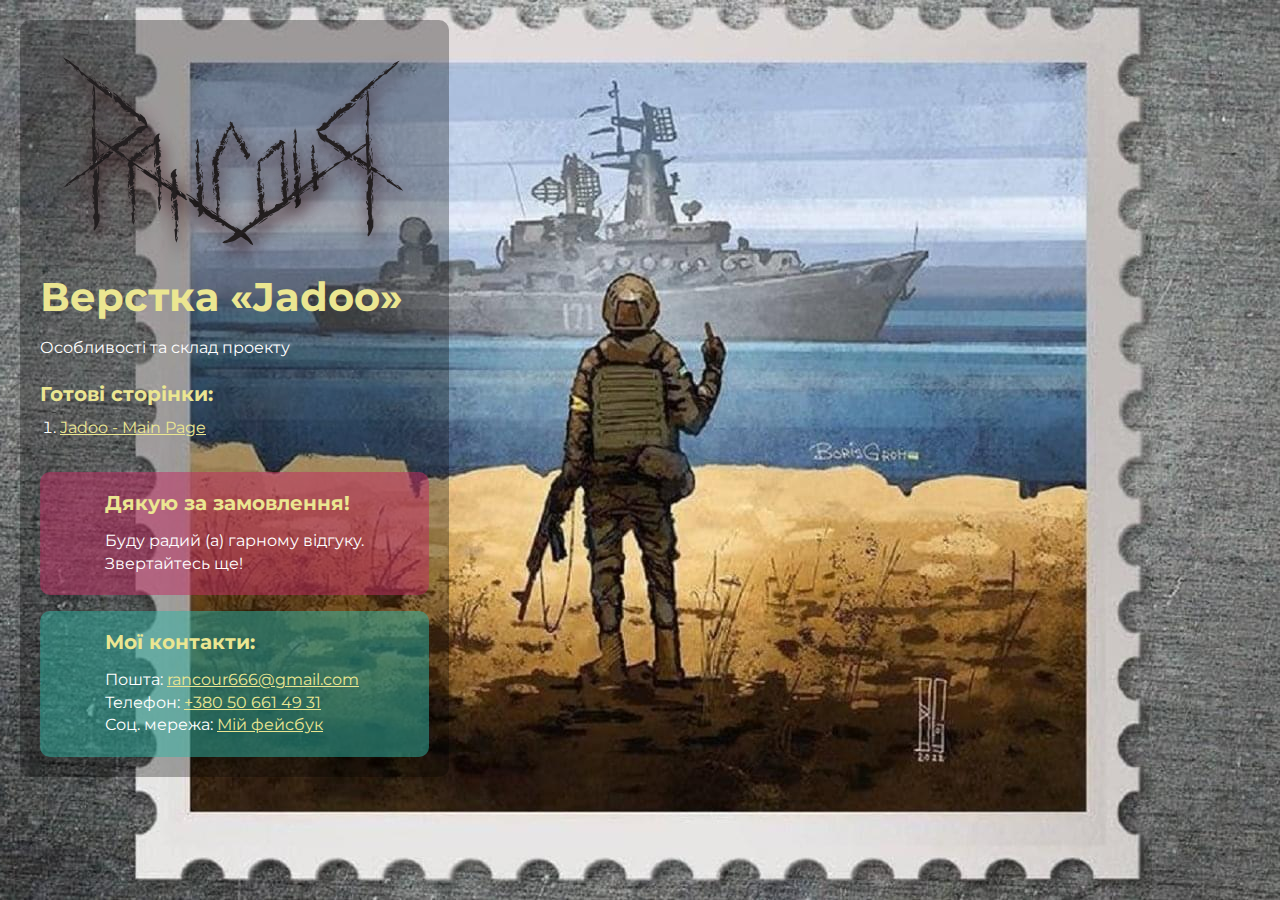
<file: index.html>
<!DOCTYPE html>
<html>

<head>
	<meta charset="UTF-8">
	<meta name="viewport" content="width=device-width, initial-scale=1.0">
	<title>Верстка «Jadoo»</title>
</head>

<body>
	<div class="rootpage">
		<div class="rootpage__logo">
			<img src="img/rancour-logo.svg" alt="rancour-logo">
		</div>
		<h1>Верстка «Jadoo»</h1>
		<div class="rootpage__info">
			Особливості та склад проекту
		</div>
		<h2>Готові сторінки:</h2>
		<ol class="rootpage__list">
			<li><a target="_blank" href="home.html">Jadoo - Main Page</a></li>

		</ol>

		<div class="rootpage__tnx">
			<h2>Дякую за замовлення!</h2>
			<p>Буду радий (а) гарному відгуку.</p>
			<p>Звертайтесь ще!</p>
		</div>
		<div class="rootpage__contacts">
			<h2>Мої контакти:</h2>
			<p>Пошта: <a href="mailto:rancour666@gmail.com">rancour666@gmail.com</a></p>
			<p>Телефон: <a href="tel:380506614931">+380 50 661 49 31</a></p>
			<p>Соц. мережа: <a href="https://www.facebook.com/profile.php?id=100001459434231">Мій фейсбук</a></p>
		</div>
	</div>
</body>
<style>
	@charset "UTF-8";
	@import url("https://fonts.googleapis.com/css?family=Montserrat:regular,700&display=swap");

	*,
	*::before,
	*::after {
		padding: 0px;
		margin: 0px;
		border: 0px;
		box-sizing: border-box;
	}

	html,
	body {
		height: 100%;
		margin: 0;
		padding: 0;
		min-width: 320px;
		width: 100%;
		color: #fff;
		background: url('img/rus-ship.jpg') center / cover no-repeat fixed;

	}

	body {
		font-family: Montserrat;
		font-size: 100%;
		line-height: 1;
		font-size: 1rem;
	}

	a {
		text-decoration: underline;
		color: #ebe691;
	}

	a:visited {
		text-decoration: underline;
		color: #fb401f;
	}

	a:hover {
		text-decoration: none;
	}

	ul li {
		list-style: none;
	}

	img {
		vertical-align: top;
	}

	.wrapper {
		width: 100%;
		min-height: 100%;
		overflow: hidden;
	}

	.rootpage {
		padding: 20px;
		margin: 20px 0px 0px 20px;
		display: inline-flex;
		flex-direction: column;
		align-items: flex-start;
		background-color: rgba(0, 0, 0, 0.3);
		border-radius: 10px;
	}

	@media (max-width: 425px) {
		.rootpage {
			display: flex;
			margin: 0 auto;
			border-radius: 0px;
		}

	}

	@media (max-width: 767px) {
		.rootpage {
			padding: 30px 15px;
		}
	}

	h1 {
		color: #ebe691;
		font-size: 2.5rem;
		margin: 0px 0px 1.25rem 0px;
	}

	@media (max-width: 767px) {
		h1 {
			font-size: 1.85rem;
			margin: 0px 0px 1.25rem 0px;
		}
	}

	h2 {
		color: #ebe691;
		font-size: 1.25rem;
		margin: 0px 0px 1rem 0px;
	}

	@media (max-width: 767px) {
		h2 {
			font-size: 1.125rem;
			margin: 0px 0px 1rem 0px;
		}
	}

	.rootpage__info {
		line-height: 140%;
		margin: 0px 0px 1.5rem 0px;
	}

	.rootpage__list {
		margin: 0px 0px 2.25rem 1.25rem;
	}

	.rootpage__logo {
		width: 100%;
		height: 100%;
	}

	.rootpage__list li:not(:last-child) {
		margin: 0px 0px 15px 0px;
	}

	.rootpage__contacts,
	.rootpage__tnx {
		border-radius: 10px;
		padding: 20px 65px;
		line-height: 140%;
		width: 100%;
	}

	@media (max-width: 767px) {

		.rootpage__contacts,
		.rootpage__tnx {
			border-radius: 10px;
			padding: 20px;
		}
	}

	.rootpage__contacts {
		background: #32b5a482;

	}

	.rootpage__contacts a {
		color: #ebe691;
	}

	.rootpage__tnx {
		background: #c22d6483;
		margin: 0px 0px 1rem 0px;
	}
</style>

</html>
</file>
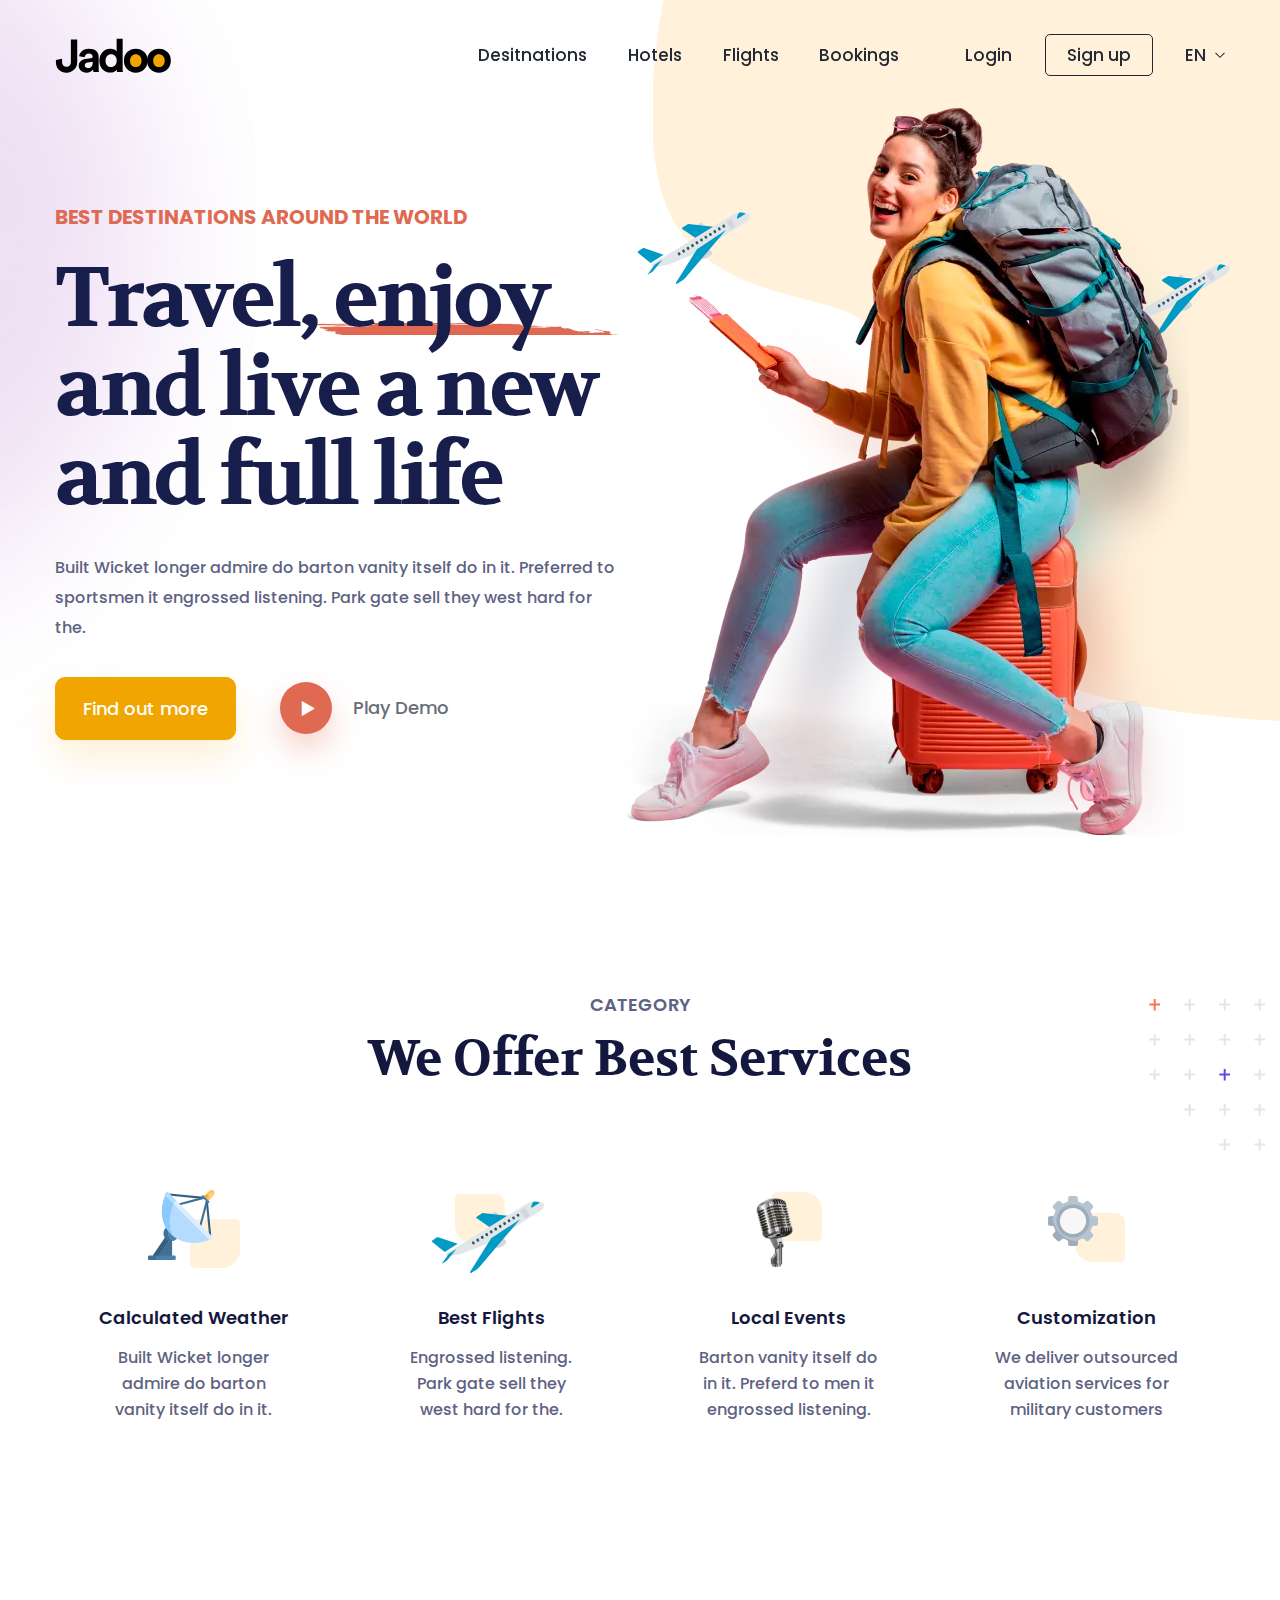
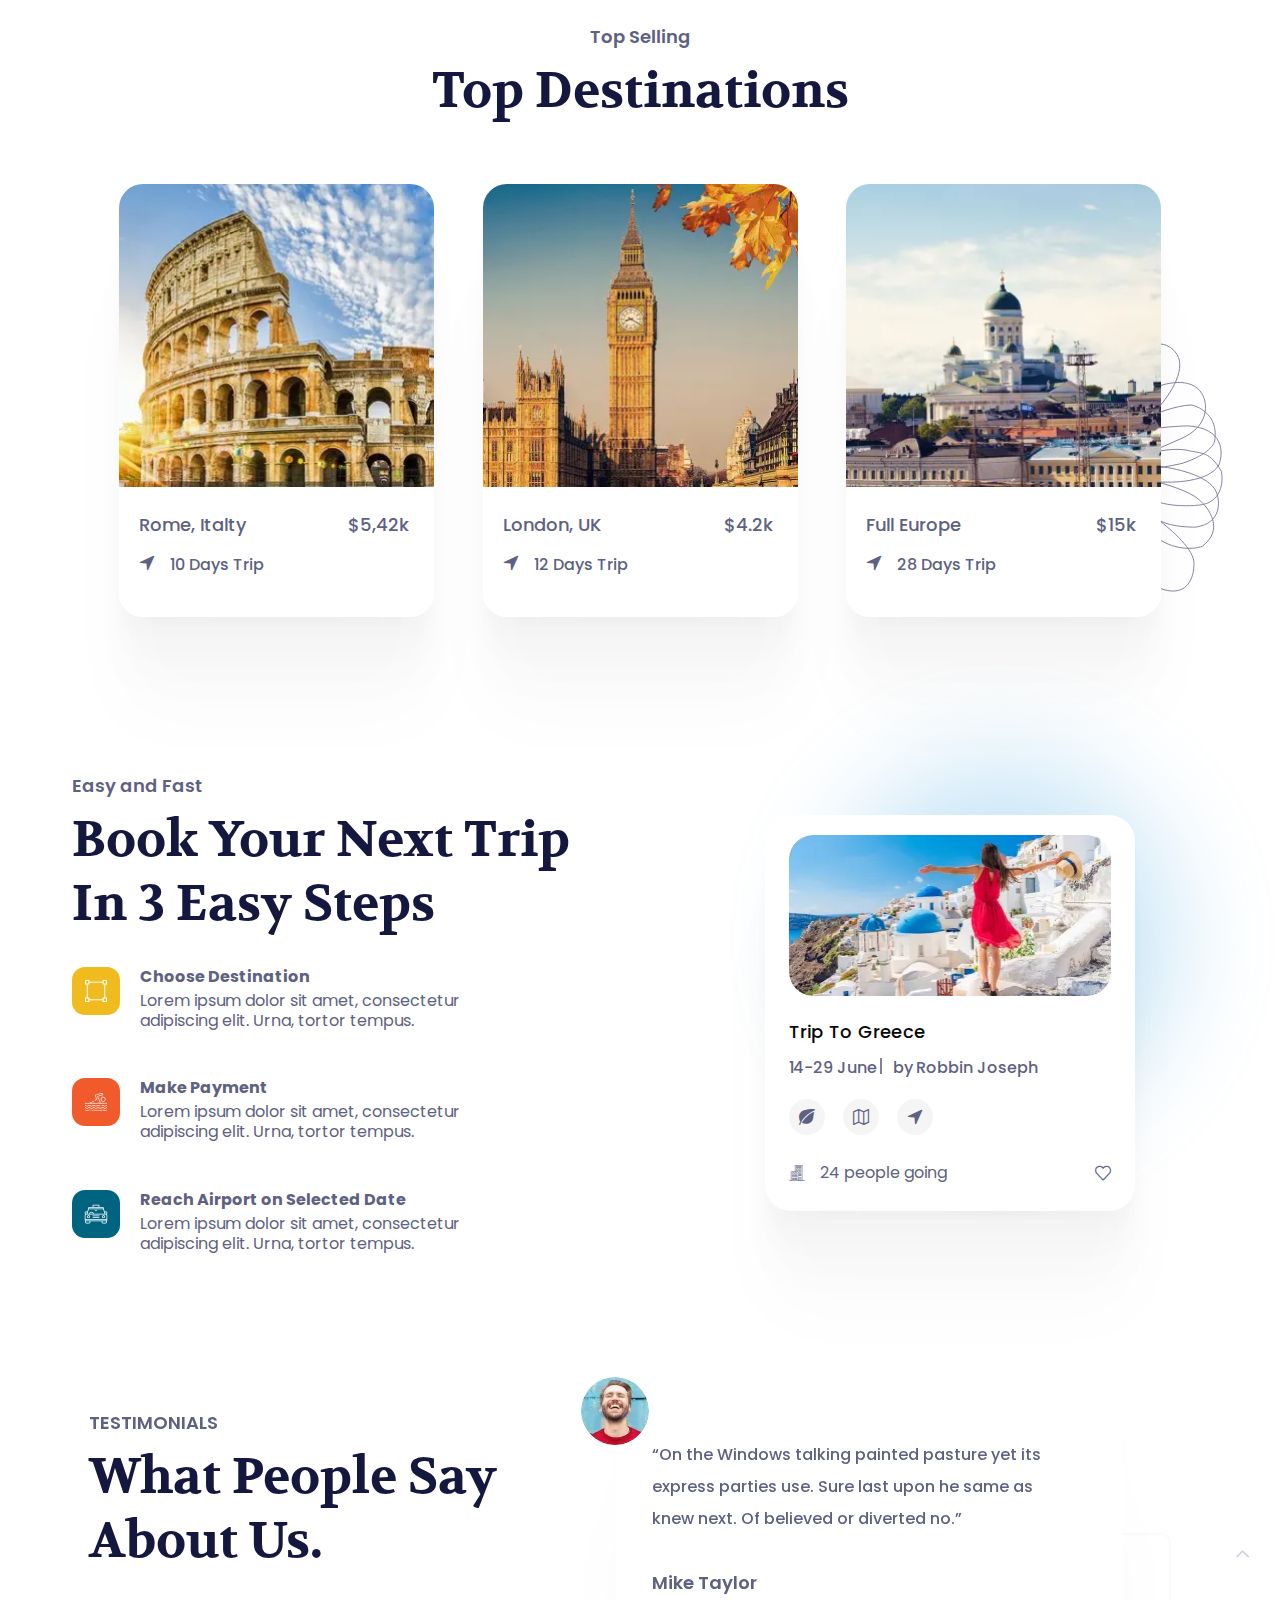
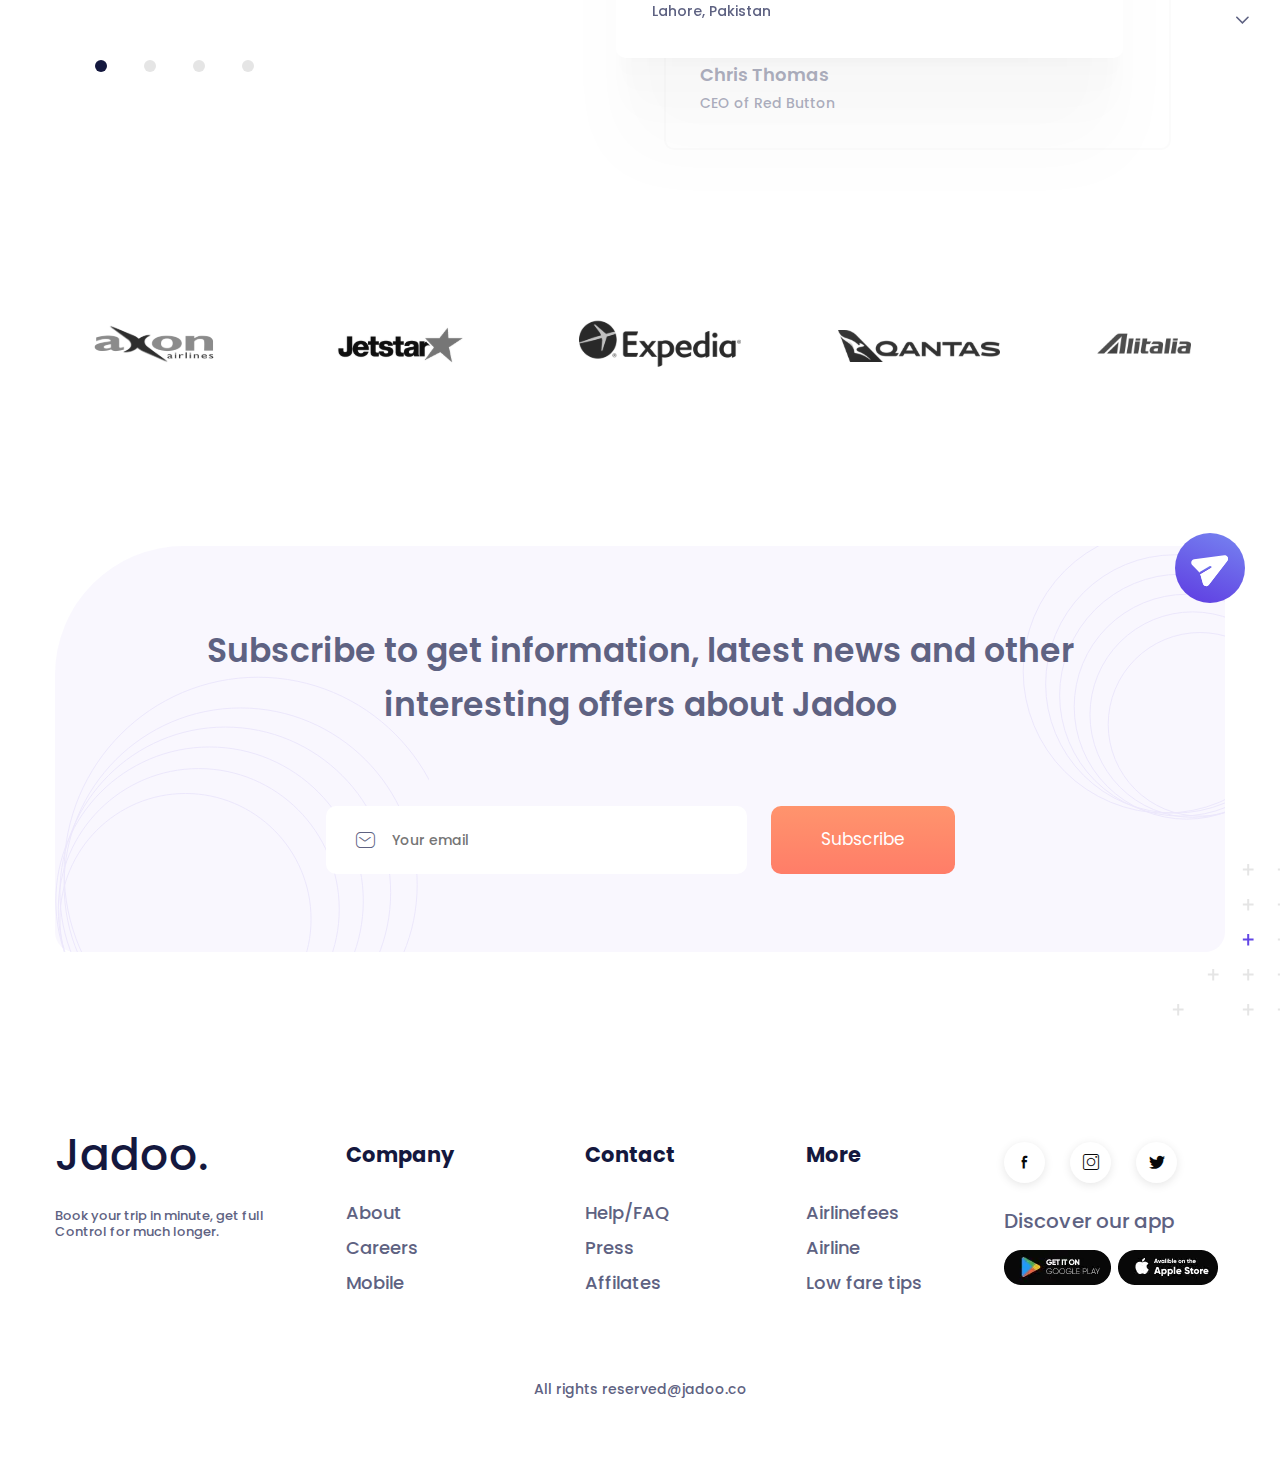
<file: home.html>
<!DOCTYPE html>
<html lang="ru">

<head>
	<title>Главная</title>
	<meta charset="UTF-8">
	<meta name="format-detection" content="telephone=no">
	<!-- <style>body{opacity: 0;}</style> -->
	<link rel="stylesheet" href="css/style.min.css?_v=20220516184635">
	<link rel="shortcut icon" href="favicon.ico">
	<!-- <meta name="robots" content="noindex, nofollow"> -->
	<meta name="viewport" content="width=device-width, initial-scale=1.0">
</head>

<body>
	<div class="wrapper">
		<header class="header">
			<div class="header__container">
				<a href="" class="header__logo">
					<img src="img/logo.svg" alt="">
				</a>
				<div class="header__menu menu">
					<button type="button" class="menu__icon icon-menu"><span></span></button>
					<nav class="menu__body">
						<ul class="menu__list">
							<li class="menu__item"><a href="" class="menu__link">Desitnations</a></li>
							<li class="menu__item"><a href="" class="menu__link">Hotels</a></li>
							<li class="menu__item"><a href="" class="menu__link">Flights</a></li>
							<li class="menu__item"><a href="" class="menu__link">Bookings</a></li>
						</ul>
						<div class="menu__actions actions-header">
							<button type="button" class="actions-header__login">Login</button>
							<button type="button" class="actions-header__sign-up">Sign up</button>
							<select name="form[]" data-class-modif="lang">
								<option value="1" selected>EN</option>
								<option value="2">UA</option>
								<option value="3">PL</option>
							</select>
						</div>
					</nav>
				</div>
			</div>
		</header>
		<main class="page">
			<section class="page__main main">
				<div class="main__container">
					<div class="main__body">
						<div class="main__label">Best Destinations around the world</div>
						<h1 class="main__title">Travel, <span>enjoy</span> and live a new and full life</h1>
						<div class="main__text">Built Wicket longer admire do barton vanity itself do in it. Preferred to sportsmen it engrossed listening. Park gate sell they west hard for the.</div>
						<div class="main__actions">
							<a href="" class="main__button">Find out more</a>
							<button type="button" class="main__play" data-popup="#video" data-popup-youtube="_AS5nu4u1ss"><span>Play Demo</span></button>
						</div>

					</div>
					<div class="main__media media-main">
						<div data-prlx-mouse data-prlx-a="30" data-prlx-cx="50" data-prlx-cy="50" class="media-main__plane media-main__plane_1"><img src="img/main/plane.svg" alt="plane"></div>
						<div data-prlx-mouse data-prlx-a="20" data-prlx-mouse data-prlx-cx="20" data-prlx-dxr class="media-main__plane media-main__plane_2"><img src="img/main/plane.svg" alt="plane"></div>
						<div data-prlx-mouse data-prlx-a="20" data-prlx-mouse data-prlx-cx="130" data-prlx-dyr data-prlx-cy="130" class="media-main__image"><picture><source srcset="img/main/girl.webp" type="image/webp"><img src="img/main/girl.png" alt="girl"></picture></div>
					</div>

				</div>

			</section>
			<section class="page__services services">
				<div class="services__container">
					<div class="services__header header-block">
						<div class="header-block__label">CATEGORY</div>
						<h2 class="header-block__title">We Offer Best Services</h2>
					</div>
					<div class="services__items">
						<article class="services__item item-services">
							<div class="item-services__icon"><img src="img/services/01.svg" alt=""></div>
							<h3 class="item-services__title">Calculated Weather</h3>
							<div class="item-services__text">Built Wicket longer admire do barton vanity itself do in it.</div>
						</article>
						<article class="services__item item-services">
							<div class="item-services__icon"><img src="img/services/02.svg" alt=""></div>
							<h3 class="item-services__title">Best Flights</h3>
							<div class="item-services__text">Engrossed listening. Park gate sell they west hard for the.</div>
						</article>
						<article class="services__item item-services">
							<div class="item-services__icon"><img src="img/services/03.svg" alt=""></div>
							<h3 class="item-services__title">Local Events</h3>
							<div class="item-services__text">Barton vanity itself do in it. Preferd to men it engrossed listening. </div>
						</article>
						<article class="services__item item-services">
							<div class="item-services__icon"><img src="img/services/04.svg" alt=""></div>
							<h3 class="item-services__title">Customization</h3>
							<div class="item-services__text">We deliver outsourced aviation services for military customers</div>
						</article>
					</div>
				</div>
			</section>
			<section class="page__destinations destinations">
				<div class="destinations__container">
					<div class="destinations__header header-block">
						<div class="header-block__label">Top Selling</div>
						<h2 class="header-block__title">Top Destinations</h2>
					</div>
					<div class="destinations__items">
						<article class="destinations__item item-destinations">
							<a href="" class="item-destinations__image-ibg"><picture><source srcset="img/destinations/01.webp" type="image/webp"><img src="img/destinations/01.jpg" alt="Rome city image"></picture></a>
							<div class="item-destinations__body">
								<div class="item-destinations__loctaion">Rome, Italty</div>
								<div class="item-destinations__price">$5,42k</div>
								<div class="item-destinations__trip _icon-direction">10 Days Trip</div>
							</div>
						</article>
						<article class="destinations__item item-destinations">
							<a href="" class="item-destinations__image-ibg"><picture><source srcset="img/destinations/02.webp" type="image/webp"><img src="img/destinations/02.jpg" alt="London, UK city image"></picture></a>
							<div class="item-destinations__body">
								<div class="item-destinations__loctaion">London, UK</div>
								<div class="item-destinations__price">$4.2k</div>
								<div class="item-destinations__trip _icon-direction">12 Days Trip</div>
							</div>

						</article>
						<article class="destinations__item item-destinations">
							<a href="" class="item-destinations__image-ibg"><picture><source srcset="img/destinations/03.webp" type="image/webp"><img src="img/destinations/03.jpg" alt="Full Europe city image"></picture></a>
							<div class="item-destinations__body">
								<div class="item-destinations__loctaion">Full Europe</div>
								<div class="item-destinations__price">$15k</div>
								<div class="item-destinations__trip _icon-direction">28 Days Trip</div>
							</div>

						</article>
					</div>

				</div>
			</section>
			<section class="page__steps steps">
				<div class="steps__container">
					<div class="steps__content">
						<div class="steps__header header-block">
							<div class="header-block__label">Easy and Fast</div>
							<h2 class="header-block__title">Book your next trip in 3 easy steps</h2>
						</div>
						<div class="steps__items">
							<div class="steps__item item-step">
								<div class="item-step__icon item-step__icon_1">
									<img src="img/steps/icons/01.svg" alt="icon">
								</div>
								<div class="item-step__body">
									<h3 class="item-step__title">Choose Destination</h3>
									<div class="item-step__text">Lorem ipsum dolor sit amet, consectetur adipiscing elit. Urna, tortor tempus. </div>
								</div>
							</div>
							<div class="steps__item item-step">
								<div class="item-step__icon item-step__icon_2">
									<img src="img/steps/icons/02.svg" alt="icon">
								</div>
								<div class="item-step__body">
									<h3 class="item-step__title">Make Payment</h3>
									<div class="item-step__text">Lorem ipsum dolor sit amet, consectetur adipiscing elit. Urna, tortor tempus. </div>
								</div>
							</div>
							<div class="steps__item item-step">
								<div class="item-step__icon item-step__icon_3">
									<img src="img/steps/icons/03.svg" alt="icon">
								</div>
								<div class="item-step__body">
									<h3 class="item-step__title">Reach Airport on Selected Date</h3>
									<div class="item-step__text">Lorem ipsum dolor sit amet, consectetur adipiscing elit. Urna, tortor tempus. </div>
								</div>

							</div>
						</div>
					</div>
					<div class="steps__info-card">
						<div class="info-card">
							<div class="info-card__image-ibg">
								<picture><source srcset="img/steps/image.webp" type="image/webp"><img src="img/steps/image.jpg" alt="Greece view"></picture>
							</div>
							<div class="info-card__body">
								<h4 class="info-card__title">Trip To Greece</h4>
								<div class="info-card__info">
									<div class="info-card__date">14-29 June</div>
									<a href="" class="info-card__guide">by Robbin Joseph</a>
								</div>
								<div class="info-card__actions">
									<a href="" class="info-card__icon _icon-leaf"></a>
									<a href="" class="info-card__icon _icon-map"></a>
									<a href="" class="info-card__icon _icon-direction"></a>
								</div>
								<div class="info-card__footer">
									<div class="info-card__people _icon-house">24 people going</div>
									<button id="like" type="button" class="info-card__like _icon-favorite"></button>
								</div>
								<a href="" class="info-card__ongoing ongoing-card">
									<div class="ongoing-card__image"><picture><source srcset="img/steps/rome.webp" type="image/webp"><img src="img/steps/rome.jpg" alt="Rome City image"></picture></div>
									<div class="ongoing-card__content">
										<div class="ongoing-card__label">Ongoing</div>
										<h4 class="ongoing-card__title">Trip to Rome</h4>
										<div class="ongoing-card__completed completed-card">
											<div class="completed-card__text">
												<span>40%</span> completed
											</div>
											<div class="completed-card__line">
												<span style="width:40%;"></span>
											</div>
										</div>
									</div>

								</a>

							</div>
						</div>
					</div>
				</div>
			</section>
			<section class="page__testimonials testimonials">
				<div class="testimonials__container">
					<div class="testimonials__titles-block titles-block">
						<div class="titles-block__header header-block">
							<div class="header-block__label">Testimonials</div>
							<h2 class="header-block__title">What people say about Us.</h2>
						</div>
						<!-- Если нужна пагинация -->
						<div data-da=".testimonials__comments-block, 991.98" class="testimonials__swiper-pagination swiper-pagination"></div>
					</div>
					<div class="testimonials__comments-block">
						<!-- Оболочка слайдера -->
						<div class="testimonials__slider swiper">
							<!-- Двигающееся часть слайдера -->
							<div class="testimonials__wrapper swiper-wrapper">
								<!-- Слайд -->
								<div class="testimonials__slide slide-testimonials swiper-slide">
									<div class="slide-testimonials__card card-testimonials">
										<div class="card-testimonials__avatar-ibg"><picture><source srcset="img/testimonials/avatar.webp" type="image/webp"><img src="img/testimonials/avatar.jpg" alt="Mike Teylor Avatar Image"></picture></div>
										<p class="card-testimonials__comment-text">“On the Windows talking painted pasture yet its express parties use. Sure last upon he same as knew next. Of believed or diverted no.”</p>
										<div class="card-testimonials__comment-name">Mike Taylor</div>
										<div class="card-testimonials__comment-position">Lahore, Pakistan</div>
									</div>
								</div>
								<div class="testimonials__slide slide-testimonials swiper-slide">
									<div class="slide-testimonials__card card-testimonials">
										<div class="card-testimonials__avatar-ibg"><picture><source srcset="img/testimonials/teylor.webp" type="image/webp"><img src="img/testimonials/teylor.jpg" alt="Mike Teylor Avatar Image"></picture></div>
										<p class="card-testimonials__comment-text">“On the Windows talking painted pasture yet its express parties use.”</p>
										<div class="card-testimonials__comment-name">Chris Thomas</div>
										<div class="card-testimonials__comment-position">CEO of Red Button</div>
									</div>
								</div>
								<div class="testimonials__slide slide-testimonials swiper-slide">
									<div class="slide-testimonials__card card-testimonials">
										<div class="card-testimonials__avatar-ibg"><picture><source srcset="img/testimonials/livingstone.webp" type="image/webp"><img src="img/testimonials/livingstone.jpg" alt="Mike Teylor Avatar Image"></picture></div>
										<p class="card-testimonials__comment-text">“ Sure last upon he same as knew next. Of believed or diverted no.”</p>
										<div class="card-testimonials__comment-name">Bill Murrey</div>
										<div class="card-testimonials__comment-position">California, USA</div>
									</div>
								</div>
								<div class="testimonials__slide slide-testimonials swiper-slide">
									<div class="slide-testimonials__card card-testimonials">
										<div class="card-testimonials__avatar-ibg"><picture><source srcset="img/testimonials/cho-chi.webp" type="image/webp"><img src="img/testimonials/cho-chi.jpg" alt="Mike Teylor Avatar Image"></picture></div>
										<p class="card-testimonials__comment-text">“On the Windows talking painted pasture yet its express parties use. Sure last upon he same as knew next. Of believed or diverted no.On the Windows talking painted pasture yet its express parties use.”</p>
										<div class="card-testimonials__comment-name">Bobby Smith</div>
										<div class="card-testimonials__comment-position">London, England</div>
									</div>
								</div>
							</div>
						</div>
						<div class="testimonials__arrows">
							<!-- Если нужна навигация (влево/вправо) -->
							<button type="button" class="testimonials__swiper-button-prev swiper-button-prev _icon-slider-arrow"></button>
							<button type="button" class="testimonials__swiper-button-next swiper-button-next _icon-slider-arrow"></button>
						</div>
					</div>
				</div>
			</section>
			<section class="page__clients clients">
				<div class="clients__container">
					<a href="" class="clients__item">
						<img src="img//clients/01.svg" alt="axon airlines link">
					</a>
					<a href="" class="clients__item">
						<img src="img//clients/02.svg" alt="jetstar airlines link">
					</a>
					<a href="" class="clients__item">
						<img src="img//clients/03.svg" alt="Expedia airlines link">
					</a>
					<a href="" class="clients__item">
						<img src="img//clients/04.svg" alt="Quantas airlines link">
					</a>
					<a href="" class="clients__item">
						<img src="img//clients/05.svg" alt="ALitalia airlines link">
					</a>
				</div>
			</section>
			<section class="page__sibscribe sibscribe">
				<div class="sibscribe__container">
					<div class="sibscribe__body">
						<h2 class="sibscribe__title">Subscribe to get information, latest news and other interesting offers about Jadoo</h2>
						<form data-dev action="#" class="sibscribe__form">
							<div class="sibscribe__field">
								<input data-required="email" autocomplete="off" type="text" name="form[]" data-error="Error - Please, Enter correct email" placeholder="Your email" class="sibscribe__input input">
							</div>
							<button type="submit" class="sibscribe__button">Subscribe</button>
						</form>

					</div>

				</div>
			</section>
		</main>
		<footer class="footer">
			<div class="footer__container">
				<div class="footer__info info-footer">
					<h2 class="info-footer__title">Jadoo.</h2>
					<div class="info-footer__text">
						<p>Book your trip in minute, get full</p>
						<p>Control for much longer.</p>
					</div>
				</div>
				<nav data-spollers="479.98,max" data-one-spoller class="footer__menu menu-footer">
					<article class="menu-footer__column">
						<button type="button" data-spoller class="menu-footer__title">Company</button>
						<ul class="menu-footer__list">
							<li class="menu-footer__item">
								<a href="" class="menu-footer__link">About</a>
							</li>
							<li class="menu-footer__item">
								<a href="" class="menu-footer__link">Careers</a>
							</li>
							<li class="menu-footer__item">
								<a href="" class="menu-footer__link">Mobile</a>
							</li>
						</ul>
					</article>
					<article class="menu-footer__column">
						<button type="button" data-spoller class="menu-footer__title">Contact</button>
						<ul class="menu-footer__list">
							<li class="menu-footer__item">
								<a href="" class="menu-footer__link">Help/FAQ</a>
							</li>
							<li class="menu-footer__item">
								<a href="" class="menu-footer__link">Press</a>
							</li>
							<li class="menu-footer__item">
								<a href="" class="menu-footer__link">Affilates</a>
							</li>
						</ul>
					</article>
					<article class="menu-footer__column">
						<button type="button" data-spoller class="menu-footer__title">More</button>
						<ul class="menu-footer__list">
							<li class="menu-footer__item">
								<a href="" class="menu-footer__link">Airlinefees</a>
							</li>
							<li class="menu-footer__item">
								<a href="" class="menu-footer__link">Airline</a>
							</li>
							<li class="menu-footer__item">
								<a href="" class="menu-footer__link">Low fare tips</a>
							</li>
						</ul>
					</article>
				</nav>
				<div class="footer__links">
					<div class="footer__socials socials-footer">
						<a href="" class="socials-footer__icon _icon-fb"></a>
						<a href="" class="socials-footer__icon socials-footer__icon_inst _icon-inst"></a>
						<a href="" class="socials-footer__icon _icon-tw"></a>
					</div>
					<div class="footer__apps apps-footer">
						<h4 class="apps-footer__title">Discover our app</h4>
						<a href="" class="apps-footer__icon"><picture><source srcset="img/footer/google.webp" type="image/webp"><img src="img/footer/google.png" alt="Google Play Icon Link"></picture></a>
						<a href="" class="apps-footer__icon"><picture><source srcset="img/footer/apple.webp" type="image/webp"><img src="img/footer/apple.png" alt="Apple Store Icon Link"></picture></a>
					</div>
				</div>
				<div class="footer__copyright">All rights reserved@jadoo.co</div>
			</div>
		</footer>
	</div>
	<div id="video" aria-hidden="true" class="popup">
		<div class="popup__wrapper">
			<div class="popup__content">
				<button data-close type="button" class="popup__close"></button>
				<div data-popup-youtube-place class="popup__text"></div>
			</div>
		</div>
	</div>
	<script src="js/app.min.js?_v=20220516184635"></script>
</body>

</html>
</file>
<file: css/style.min.css>
@charset "UTF-8";@import url(https://fonts.googleapis.com/css?family=Poppins:regular,500,600,700&display=swap);@import url(https://fonts.googleapis.com/css?family=Volkhov:700&display=swap);@font-face{font-family:icons;font-display:swap;src:url(../fonts/icons.woff2) format("woff2"),url(../fonts/icons.woff) format("woff");font-weight:400;font-style:normal}.main__play::before,.select__value:after,.sibscribe__field,[class*=_icon-]:before{font-family:icons;font-style:normal;font-weight:400;font-variant:normal;text-transform:none;line-height:1;-webkit-font-smoothing:antialiased;-moz-osx-font-smoothing:grayscale}[class*=_icon-]:before{display:block}._icon-direction:before{content:"\e900"}._icon-email:before{content:"\e901"}._icon-favorite:before{content:"\e902"}._icon-fb:before{content:"\e903"}._icon-house:before{content:"\e904"}._icon-inst:before{content:"\e905"}._icon-leaf:before{content:"\e906"}._icon-location:before{content:"\e907"}._icon-map:before{content:"\e908"}._icon-play:before{content:"\e909"}._icon-select-arrow:before{content:"\e90a"}._icon-slider-arrow:before{content:"\e90c"}._icon-tw:before{content:"\e90d"}*{padding:0;margin:0;border:0}*,:after,:before{-webkit-box-sizing:border-box;box-sizing:border-box}body,html{height:100%;min-width:320px}body{color:#5e6282;line-height:1;font-family:Poppins;font-size:1rem;-ms-text-size-adjust:100%;-moz-text-size-adjust:100%;-webkit-text-size-adjust:100%;-webkit-font-smoothing:antialiased;-moz-osx-font-smoothing:grayscale}button,input,textarea{font-family:Poppins;font-size:inherit}button{cursor:pointer;color:inherit;background-color:inherit}a{color:inherit}a:link,a:visited{text-decoration:none}a:hover{text-decoration:none}ul li{list-style:none}img{vertical-align:top}h1,h2,h3,h4,h5,h6{font-weight:inherit;font-size:inherit}.wrapper{min-height:100%;display:-webkit-box;display:-ms-flexbox;display:flex;-webkit-box-orient:vertical;-webkit-box-direction:normal;-ms-flex-direction:column;flex-direction:column;overflow:hidden}.wrapper>main{-webkit-box-flex:1;-ms-flex:1 1 auto;flex:1 1 auto}.wrapper>*{min-width:0}[class*=__container]{margin:0 auto;max-width:73.125rem;-webkit-box-sizing:content-box;box-sizing:content-box}.select{position:relative}.select__body{position:relative}.select__title{color:#212832;font-weight:500;font-size:1.0625rem;line-height:1.2941176471;text-align:left;cursor:pointer;width:100%}.select__value{display:-webkit-box;display:-ms-flexbox;display:flex;-webkit-box-align:center;-ms-flex-align:center;align-items:center;height:1.375rem;gap:.375rem;min-width:2.5rem}.select__value>*{-webkit-box-flex:1;-ms-flex:1 1 auto;flex:1 1 auto}.select__value:after{content:"\e90a";-ms-flex-item-align:stretch;-ms-grid-row-align:stretch;align-self:stretch;-webkit-box-flex:0;-ms-flex:0 0 .625rem;flex:0 0 .625rem;font-size:.375rem;-webkit-transition:all .3s ease 0s;-o-transition:all .3s ease 0s;transition:all .3s ease 0s;display:-webkit-box;display:-ms-flexbox;display:flex;-webkit-box-pack:center;-ms-flex-pack:center;justify-content:center;-webkit-box-align:center;-ms-flex-align:center;align-items:center}._select-open .select__value:after{-webkit-transform:rotate(-180deg);-ms-transform:rotate(-180deg);transform:rotate(-180deg)}.select__value._select-pseudo-label::before{content:attr(data-pseudo-label);opacity:.5}.select__text{-webkit-box-flex:1;-ms-flex:1 1 auto;flex:1 1 auto}.select__input{width:100%;background-color:transparent;height:100%}.select__options{color:#000;position:absolute;top:1.875rem;border-radius:.3125rem;min-width:100%;right:0;background-color:transparent;-webkit-box-shadow:0 0 .375rem #212832;box-shadow:0 0 .375rem #212832;overflow:hidden}.select__scroll{overflow-y:auto;overflow-x:hidden;max-height:200px}.select__option{width:100%;text-align:left;cursor:pointer;padding:5px 15px;color:inherit}.select__option._select-selected{background-color:#eee}.select__row{display:-webkit-inline-box;display:-ms-inline-flexbox;display:inline-flex;-webkit-box-align:center;-ms-flex-align:center;align-items:center}.select._select-open{z-index:5}._select-tag{cursor:pointer}body::after{content:"";background-color:rgba(0,0,0,.5);position:fixed;width:100%;height:100%;top:0;left:0;opacity:0;-webkit-transition:opacity .8s ease 0s;-o-transition:opacity .8s ease 0s;transition:opacity .8s ease 0s;pointer-events:none;z-index:149}.popup-show body::after{opacity:1}.popup{position:fixed;top:0;left:0;bottom:0;right:0;padding:30px 10px;-webkit-transition:visibility .8s ease 0s;-o-transition:visibility .8s ease 0s;transition:visibility .8s ease 0s;visibility:hidden;pointer-events:none}.popup_show{z-index:150;visibility:visible;overflow:auto;pointer-events:auto}.popup_show .popup__content{visibility:visible;-webkit-transform:scale(1);-ms-transform:scale(1);transform:scale(1)}.popup__wrapper{display:-webkit-box;display:-ms-flexbox;display:flex;-webkit-box-orient:vertical;-webkit-box-direction:normal;-ms-flex-direction:column;flex-direction:column;-webkit-box-align:center;-ms-flex-align:center;align-items:center;min-height:100%;-webkit-box-flex:1;-ms-flex:1 1 auto;flex:1 1 auto;width:100%;display:flex;-webkit-box-pack:center;-ms-flex-pack:center;justify-content:center;align-items:center}.popup__content{visibility:hidden;-webkit-transform:scale(0);-ms-transform:scale(0);transform:scale(0);-webkit-transition:-webkit-transform .8s ease 0s;transition:-webkit-transform .8s ease 0s;-o-transition:transform .8s ease 0s;transition:transform .8s ease 0s;transition:transform .8s ease 0s,-webkit-transform .8s ease 0s;background-color:#eee;width:100%;max-width:750px;border-radius:10px;overflow:hidden}.lock .popup__content{visibility:visible}.popup__text{position:relative;padding-bottom:50%}.popup__text iframe{position:absolute;width:100%;height:100%;left:0;top:0;-o-object-fit:cover;object-fit:cover}.popup__close{position:absolute;top:.3125rem;right:.625rem;width:.9375rem;height:.9375rem;z-index:2;background-color:transparent}.popup__close::after,.popup__close::before{content:"";width:100%;position:absolute;height:.0625rem;background-color:#fff;top:50%;left:0;-webkit-transition:background-color .3s ease 0s;-o-transition:background-color .3s ease 0s;transition:background-color .3s ease 0s}.popup__close::before{content:"";-webkit-transform:rotate(-45deg);-ms-transform:rotate(-45deg);transform:rotate(-45deg)}.popup__close::after{content:"";-webkit-transform:rotate(45deg);-ms-transform:rotate(45deg);transform:rotate(45deg)}[class*=-ibg]{position:relative}[class*=-ibg] img{position:absolute;width:100%;height:100%;top:0;left:0;-o-object-fit:cover;object-fit:cover}[class*=-ibg_contain] img{-o-object-fit:contain;object-fit:contain}@supports (margin-bottom:clamp(5rem ,2.9545454545rem + 10.2272727273vw ,10.625rem)){.page{margin-bottom:clamp(5rem ,2.9545454545rem + 10.2272727273vw ,10.625rem)}}@supports not (margin-bottom:clamp(5rem ,2.9545454545rem + 10.2272727273vw ,10.625rem)){.page{margin-bottom:calc(5rem + 5.625 * (100vw - 20rem)/ 55)}}@supports (margin-bottom:clamp(5rem ,3.2954545455rem + 8.5227272727vw ,9.6875rem)){.page__clients:not(:last-child),.page__destinations:not(:last-child),.page__main:not(:last-child),.page__services:not(:last-child),.page__sibscribe:not(:last-child),.page__steps:not(:last-child),.page__testimonials:not(:last-child){margin-bottom:clamp(5rem ,3.2954545455rem + 8.5227272727vw ,9.6875rem)}}@supports not (margin-bottom:clamp(5rem ,3.2954545455rem + 8.5227272727vw ,9.6875rem)){.page__clients:not(:last-child),.page__destinations:not(:last-child),.page__main:not(:last-child),.page__services:not(:last-child),.page__sibscribe:not(:last-child),.page__steps:not(:last-child),.page__testimonials:not(:last-child){margin-bottom:calc(5rem + 4.6875 * (100vw - 20rem)/ 55)}}.header-block{display:-ms-grid;display:grid;gap:.625rem}.header-block__label{font-weight:600;font-size:1.125rem;line-height:1.5}.header-block__title{font-family:Volkhov;font-weight:700;line-height:1.28;text-transform:capitalize;color:#14183e}@supports (font-size:clamp(2.125rem ,1.7613636364rem + 1.8181818182vw ,3.125rem)){.header-block__title{font-size:clamp(2.125rem ,1.7613636364rem + 1.8181818182vw ,3.125rem)}}@supports not (font-size:clamp(2.125rem ,1.7613636364rem + 1.8181818182vw ,3.125rem)){.header-block__title{font-size:calc(2.125rem + 1 * (100vw - 20rem)/ 55)}}.header{position:fixed;width:100%;left:0;top:0;z-index:50;-webkit-transition:all .3s ease 0s;-o-transition:all .3s ease 0s;transition:all .3s ease 0s;padding-top:.625rem;padding-bottom:.625rem}.header__container{display:-webkit-box;display:-ms-flexbox;display:flex;-webkit-box-align:center;-ms-flex-align:center;align-items:center;min-height:5.625rem;-webkit-transition:all .3s ease 0s;-o-transition:all .3s ease 0s;transition:all .3s ease 0s}.header__logo{position:relative;z-index:5}.header__menu{-webkit-box-flex:1;-ms-flex:1 1 auto;flex:1 1 auto;display:-webkit-box;display:-ms-flexbox;display:flex;-webkit-box-pack:end;-ms-flex-pack:end;justify-content:flex-end}.header._header-scroll{background-color:rgba(255,255,255,.85)}.header._header-scroll .header__container{min-height:2.5rem}.menu{padding-left:1.25rem}.menu__body{display:-webkit-box;display:-ms-flexbox;display:flex;-webkit-box-align:center;-ms-flex-align:center;align-items:center}@supports ((-moz-column-gap:clamp(1.875rem ,-5.875rem + 12.5vw ,5.375rem)) or (column-gap:clamp(1.875rem ,-5.875rem + 12.5vw ,5.375rem))){.menu__body{-webkit-column-gap:clamp(1.875rem ,-5.875rem + 12.5vw ,5.375rem);-moz-column-gap:clamp(1.875rem ,-5.875rem + 12.5vw ,5.375rem);column-gap:clamp(1.875rem ,-5.875rem + 12.5vw ,5.375rem)}}@supports not ((-moz-column-gap:clamp(1.875rem ,-5.875rem + 12.5vw ,5.375rem)) or (column-gap:clamp(1.875rem ,-5.875rem + 12.5vw ,5.375rem))){.menu__body{-webkit-column-gap:calc(1.875rem + 3.5 * (100vw - 62rem)/ 28);-moz-column-gap:calc(1.875rem + 3.5 * (100vw - 62rem)/ 28);column-gap:calc(1.875rem + 3.5 * (100vw - 62rem)/ 28)}}.menu__list{display:-webkit-box;display:-ms-flexbox;display:flex;-ms-flex-wrap:wrap;flex-wrap:wrap;row-gap:.3125rem}@supports ((-moz-column-gap:clamp(0.9375rem ,-4.5982142857rem + 8.9285714286vw ,3.4375rem)) or (column-gap:clamp(0.9375rem ,-4.5982142857rem + 8.9285714286vw ,3.4375rem))){.menu__list{-webkit-column-gap:clamp(.9375rem ,-4.5982142857rem + 8.9285714286vw ,3.4375rem);-moz-column-gap:clamp(.9375rem ,-4.5982142857rem + 8.9285714286vw ,3.4375rem);column-gap:clamp(.9375rem ,-4.5982142857rem + 8.9285714286vw ,3.4375rem)}}@supports not ((-moz-column-gap:clamp(0.9375rem ,-4.5982142857rem + 8.9285714286vw ,3.4375rem)) or (column-gap:clamp(0.9375rem ,-4.5982142857rem + 8.9285714286vw ,3.4375rem))){.menu__list{-webkit-column-gap:calc(.9375rem + 2.5 * (100vw - 62rem)/ 28);-moz-column-gap:calc(.9375rem + 2.5 * (100vw - 62rem)/ 28);column-gap:calc(.9375rem + 2.5 * (100vw - 62rem)/ 28)}}.menu__link{color:#212832;font-weight:500;font-size:1.0625rem;line-height:1.2941176471}.actions-header{display:-webkit-box;display:-ms-flexbox;display:flex;-webkit-box-align:center;-ms-flex-align:center;align-items:center}@supports ((-moz-column-gap:clamp(0.9375rem ,-2.7991071429rem + 6.0267857143vw ,2.625rem)) or (column-gap:clamp(0.9375rem ,-2.7991071429rem + 6.0267857143vw ,2.625rem))){.actions-header{-webkit-column-gap:clamp(.9375rem ,-2.7991071429rem + 6.0267857143vw ,2.625rem);-moz-column-gap:clamp(.9375rem ,-2.7991071429rem + 6.0267857143vw ,2.625rem);column-gap:clamp(.9375rem ,-2.7991071429rem + 6.0267857143vw ,2.625rem)}}@supports not ((-moz-column-gap:clamp(0.9375rem ,-2.7991071429rem + 6.0267857143vw ,2.625rem)) or (column-gap:clamp(0.9375rem ,-2.7991071429rem + 6.0267857143vw ,2.625rem))){.actions-header{-webkit-column-gap:calc(.9375rem + 1.6875 * (100vw - 62rem)/ 28);-moz-column-gap:calc(.9375rem + 1.6875 * (100vw - 62rem)/ 28);column-gap:calc(.9375rem + 1.6875 * (100vw - 62rem)/ 28)}}.actions-header__login,.actions-header__sign-up{color:#212832;font-weight:500;font-size:1.0625rem;line-height:1.2941176471}.actions-header__sign-up{-webkit-box-flex:1;-ms-flex:1 0 auto;flex:1 0 auto;border:1px solid #212832;border-radius:5px;padding:.5625rem 1.3125rem;-webkit-transition:all .3s ease 0s;-o-transition:all .3s ease 0s;transition:all .3s ease 0s}.icon-menu{display:none}.footer{padding-bottom:5rem}.footer__container{display:-ms-grid;display:grid;-ms-grid-columns:auto 1fr auto;grid-template-columns:auto 1fr auto;-webkit-column-gap:5.125rem;-moz-column-gap:5.125rem;column-gap:5.125rem;row-gap:5.375rem}.footer__menu{padding-top:1.25rem}.footer__links{padding-top:1.25rem}.footer__socials:not(:last-child){margin-bottom:1.625rem}.footer__copyright{-ms-grid-column-align:center;justify-self:center;font-weight:500;font-size:.875rem;line-height:124.5%}.info-footer{font-weight:500}.info-footer__title{font-size:2.75rem;line-height:1.5;color:#14183e}.info-footer__title:not(:last-child){margin-bottom:1.25rem}.info-footer__text{font-size:.8125rem;line-height:124.5%}.menu-footer{display:-webkit-box;display:-ms-flexbox;display:flex;-webkit-box-pack:justify;-ms-flex-pack:justify;justify-content:space-between}.menu-footer__title{display:-webkit-box;display:-ms-flexbox;display:flex;color:#14183e;font-weight:700;font-size:1.3125rem;line-height:124.5%;width:100%;cursor:default;position:relative}.menu-footer__title:not(:last-child){margin-bottom:2.125rem}._spoller-init .menu-footer__title{cursor:pointer}._spoller-init .menu-footer__title::after,._spoller-init .menu-footer__title::before{content:"";position:absolute;right:10px;top:50%;background-color:#000;height:2px;width:15px;-webkit-transition:-webkit-transform .5s ease 0s;transition:-webkit-transform .5s ease 0s;-o-transition:transform .5s ease 0s;transition:transform .5s ease 0s;transition:transform .5s ease 0s,-webkit-transform .5s ease 0s}._spoller-init .menu-footer__title::before{-webkit-transform:translate(-75%,-50%) rotate(40deg);-ms-transform:translate(-75%,-50%) rotate(40deg);transform:translate(-75%,-50%) rotate(40deg)}._spoller-init .menu-footer__title::after{-webkit-transform:translate(0,-50%) rotate(-40deg);-ms-transform:translate(0,-50%) rotate(-40deg);transform:translate(0,-50%) rotate(-40deg)}._spoller-init .menu-footer__title._spoller-active::before{-webkit-transform:translateX(-75%) rotate(-40deg);-ms-transform:translateX(-75%) rotate(-40deg);transform:translateX(-75%) rotate(-40deg)}._spoller-init .menu-footer__title._spoller-active::after{-webkit-transform:rotate(40deg);-ms-transform:rotate(40deg);transform:rotate(40deg)}.menu-footer__item:not(:last-child){margin-bottom:.8125rem}.menu-footer__link{font-weight:500;font-size:1.125rem;line-height:124.5%}.socials-footer{display:-webkit-box;display:-ms-flexbox;display:flex;-webkit-column-gap:1.5625rem;-moz-column-gap:1.5625rem;column-gap:1.5625rem}.socials-footer__icon{display:-webkit-box;display:-ms-flexbox;display:flex;-webkit-box-align:center;-ms-flex-align:center;align-items:center;-webkit-box-pack:center;-ms-flex-pack:center;justify-content:center;width:2.5625rem;height:2.5625rem;border-radius:50%;font-size:.8125rem;background:#fff;-webkit-box-shadow:0 2px 10px rgba(0,0,0,.1);box-shadow:0 2px 10px rgba(0,0,0,.1);color:#080809;-webkit-transition:background-color .3s ease 0s;-o-transition:background-color .3s ease 0s;transition:background-color .3s ease 0s}.socials-footer__icon_inst{font-size:1rem}.apps-footer{display:-ms-grid;display:grid;-ms-grid-columns:(1fr)[2];grid-template-columns:repeat(2,1fr);-webkit-column-gap:.4375rem;-moz-column-gap:.4375rem;column-gap:.4375rem}.apps-footer__title{font-weight:500;font-size:1.25rem;line-height:124.5%;letter-spacing:.005em;-ms-grid-column-span:2;grid-column:span 2}.apps-footer__title:not(:last-child){margin-bottom:1rem}.main{position:relative}.main::before{content:"";position:absolute;border-radius:50%;width:30rem;height:30rem;top:0;left:0;-webkit-transform:translate(-100%,0);-ms-transform:translate(-100%,0);transform:translate(-100%,0);-webkit-box-shadow:0 0 9.375rem 9.375rem rgba(213,174,228,.4);box-shadow:0 0 9.375rem 9.375rem rgba(213,174,228,.4)}.main__container{position:relative;padding-top:6.5625rem;padding-bottom:renm(30)}.main__container::before{content:"";position:absolute;top:0;right:-8.1875rem;width:43.9375rem;height:45.1875rem;background:url(../img/main/decore.svg) top right no-repeat}.main__container::after{content:"";background-color:#fff1da;position:absolute;top:0;right:0;width:100vw;height:45.1875rem;-webkit-transform:translate(calc(100% + 8.1875rem),0);-ms-transform:translate(calc(100% + 8.1875rem),0);transform:translate(calc(100% + 8.1875rem),0)}.main__body{-ms-flex-item-align:center;-ms-grid-row-align:center;align-self:center;-webkit-box-flex:0;-ms-flex:0 1 35.625rem;flex:0 1 35.625rem;position:relative;z-index:2}.main__label{font-weight:700;line-height:1.5;text-transform:uppercase;color:#df6951}@supports (font-size:clamp(0.875rem ,0.7386363636rem + 0.6818181818vw ,1.25rem)){.main__label{font-size:clamp(.875rem ,.7386363636rem + .6818181818vw ,1.25rem)}}@supports not (font-size:clamp(0.875rem ,0.7386363636rem + 0.6818181818vw ,1.25rem)){.main__label{font-size:calc(.875rem + .375 * (100vw - 20rem)/ 55)}}.main__label:not(:last-child){margin-bottom:1.5rem}.main__title{color:#181e4b;font-family:Volkhov;font-weight:700;line-height:1.0595238095;letter-spacing:-.04em}@supports (font-size:clamp(1.75rem ,0.4772727273rem + 6.3636363636vw ,5.25rem)){.main__title{font-size:clamp(1.75rem ,.4772727273rem + 6.3636363636vw ,5.25rem)}}@supports not (font-size:clamp(1.75rem ,0.4772727273rem + 6.3636363636vw ,5.25rem)){.main__title{font-size:calc(1.75rem + 3.5 * (100vw - 20rem)/ 55)}}.main__title:not(:last-child){margin-bottom:1.875rem}.main__title>span{display:inline-block;position:relative}.no-webp .main__title>span::before{background:url(../img/main/text-decore.png) 0 0/100% no-repeat}.main__title>span::before{content:"";position:absolute;bottom:.119047619em;left:-.3333333333em;width:4.5833333333em;height:.1428571429em;z-index:-1}.main__text{font-weight:500;font-size:1rem;line-height:1.875}.main__text:not(:last-child){margin-bottom:2.125rem}.main__actions{display:-webkit-box;display:-ms-flexbox;display:flex;-webkit-column-gap:2.75rem;-moz-column-gap:2.75rem;column-gap:2.75rem;-webkit-box-align:center;-ms-flex-align:center;align-items:center}.main__button{font-weight:500;font-size:1.125rem;line-height:1.2777777778;text-align:center;color:#fff;padding:1.1875rem 1.6875rem;background:#f1a501;border:.0625rem solid #f1a501;-webkit-box-shadow:0 1.25rem 2.1875rem rgba(241,165,1,.15);box-shadow:0 1.25rem 2.1875rem rgba(241,165,1,.15);border-radius:.625rem;-webkit-transition:all .3s ease 0s;-o-transition:all .3s ease 0s;transition:all .3s ease 0s}.main__play{font-weight:500;font-size:1.125rem;line-height:1.4444444444;color:#686d77;display:-webkit-box;display:-ms-flexbox;display:flex;-webkit-box-align:center;-ms-flex-align:center;align-items:center;gap:1.3125rem;-webkit-transition:all .3s ease 0s;-o-transition:all .3s ease 0s;transition:all .3s ease 0s}.main__play::before{content:"\e909";font-size:.9375rem;padding-left:.1875rem;display:-webkit-box;display:-ms-flexbox;display:flex;-webkit-box-align:center;-ms-flex-align:center;align-items:center;-webkit-box-pack:center;-ms-flex-pack:center;justify-content:center;color:#fff;width:3.25rem;height:3.25rem;-webkit-box-flex:0;-ms-flex:0 0 3.25rem;flex:0 0 3.25rem;border-radius:50%;background-color:#df6951;-webkit-box-shadow:0 15px 30px rgba(223,105,81,.3);box-shadow:0 15px 30px rgba(223,105,81,.3)}.main__media{-webkit-box-flex:1;-ms-flex:1 1 auto;flex:1 1 auto}.media-main{position:relative}.media-main__plane{position:absolute;width:20%}.media-main__plane img{max-width:100%}.media-main__plane_1{top:8%;left:2%;z-index:3}.media-main__plane_2{right:-2%;top:15%;z-index:1}.media-main__image{z-index:2;position:relative}.media-main__image img{max-width:100%}.services__container{position:relative}.services__container::before{content:"";position:absolute;top:0;right:0;width:9.5625rem;height:10.375rem;-webkit-transform:translate(50%,0);-ms-transform:translate(50%,0);transform:translate(50%,0);background:url(../img/services/decor.svg) 0 0/100% no-repeat;z-index:-1}.services__header{text-align:center}@supports (margin-bottom:clamp(1.875rem ,1.1931818182rem + 3.4090909091vw ,3.75rem)){.services__header:not(:last-child){margin-bottom:clamp(1.875rem ,1.1931818182rem + 3.4090909091vw ,3.75rem)}}@supports not (margin-bottom:clamp(1.875rem ,1.1931818182rem + 3.4090909091vw ,3.75rem)){.services__header:not(:last-child){margin-bottom:calc(1.875rem + 1.875 * (100vw - 20rem)/ 55)}}.services__items{display:-ms-grid;display:grid;-ms-grid-columns:(1fr)[4];grid-template-columns:repeat(4,1fr);gap:1.25rem}.item-services{position:relative;display:-ms-grid;display:grid;-ms-grid-rows:9.625rem;grid-template-rows:9.625rem;grid-auto-rows:auto;text-align:center;padding:0 2.6875rem 2.8125rem 2.6875rem;-webkit-transition:all .2s ease .2s;-o-transition:all .2s ease .2s;transition:all .2s ease .2s;border-radius:36px}.item-services::before{content:"";position:absolute;bottom:0;left:0;background:#df6951;border-radius:30px 0 10px;width:6.25rem;height:6.25rem;opacity:0;z-index:-1;-webkit-transition:all .2s ease 0s;-o-transition:all .2s ease 0s;transition:all .2s ease 0s}.item-services__icon{display:-webkit-box;display:-ms-flexbox;display:flex;-webkit-box-align:center;-ms-flex-align:center;align-items:center;-webkit-box-pack:center;-ms-flex-pack:center;justify-content:center}.item-services__title{font-weight:600;font-size:1.125rem;line-height:1.35;color:#14183e}.item-services__title:not(:last-child){margin-bottom:.9375rem}.item-services__text{font-weight:500;line-height:1.625}.destinations__header{text-align:center}@supports (margin-bottom:clamp(1.875rem ,1.1931818182rem + 3.4090909091vw ,3.75rem)){.destinations__header:not(:last-child){margin-bottom:clamp(1.875rem ,1.1931818182rem + 3.4090909091vw ,3.75rem)}}@supports not (margin-bottom:clamp(1.875rem ,1.1931818182rem + 3.4090909091vw ,3.75rem)){.destinations__header:not(:last-child){margin-bottom:calc(1.875rem + 1.875 * (100vw - 20rem)/ 55)}}.destinations__items{display:-ms-grid;display:grid;-ms-grid-columns:(1fr)[3];grid-template-columns:repeat(3,1fr);margin:0 4rem;position:relative;z-index:2}@supports (gap:clamp(0.9375rem ,0.1761363636rem + 3.8068181818vw ,3.03125rem)){.destinations__items{gap:clamp(.9375rem ,.1761363636rem + 3.8068181818vw ,3.03125rem)}}@supports not (gap:clamp(0.9375rem ,0.1761363636rem + 3.8068181818vw ,3.03125rem)){.destinations__items{gap:calc(.9375rem + 2.09375 * (100vw - 20rem)/ 55)}}.destinations__items::before{content:"";position:absolute;top:36.5740740741%;left:calc(100% - 2.125rem);width:9.2130518234%;height:58.3333333333%;background:url(../img/destinations/decore.svg) 0 0/100% no-repeat;z-index:-1}.item-destinations{border-radius:1.5rem;overflow:hidden;display:-ms-grid;display:grid;-webkit-box-shadow:0 100px 80px rgba(0,0,0,.02),0 64.8148px 46.8519px rgba(0,0,0,.0151852),0 38.5185px 25.4815px rgba(0,0,0,.0121481),0 20px 13px rgba(0,0,0,.01),0 8.14815px 6.51852px rgba(0,0,0,.00785185),0 1.85185px 3.14815px rgba(0,0,0,.00481481);box-shadow:0 100px 80px rgba(0,0,0,.02),0 64.8148px 46.8519px rgba(0,0,0,.0151852),0 38.5185px 25.4815px rgba(0,0,0,.0121481),0 20px 13px rgba(0,0,0,.01),0 8.14815px 6.51852px rgba(0,0,0,.00785185),0 1.85185px 3.14815px rgba(0,0,0,.00481481)}.item-destinations__image-ibg{overflow:hidden;padding-bottom:96.0244648318%}.item-destinations__body{background-color:#fff;padding:1.6875rem 1.5625rem 2.625rem 1.25rem;display:-ms-grid;display:grid;-ms-grid-columns:1fr auto;grid-template-columns:1fr auto;row-gap:1.1875rem}.item-destinations__loctaion{font-weight:500;font-size:1.125rem;line-height:124.5%}.item-destinations__price{font-weight:500;font-size:1.125rem;line-height:124.5%}.item-destinations__trip{display:-ms-grid;display:grid;-ms-grid-columns:auto 1fr;grid-template-columns:auto 1fr;-ms-flex-line-pack:center;align-content:center;-webkit-column-gap:.9375rem;-moz-column-gap:.9375rem;column-gap:.9375rem;font-weight:500;font-size:1rem;line-height:124.5%}.steps__container{display:-webkit-box;display:-ms-flexbox;display:flex}.steps__content{-webkit-box-flex:0;-ms-flex:0 1 50%;flex:0 1 50%}@supports (padding-right:clamp(1.25rem ,0.3409090909rem + 4.5454545455vw ,3.75rem)){.steps__content{padding-right:clamp(1.25rem ,.3409090909rem + 4.5454545455vw ,3.75rem)}}@supports not (padding-right:clamp(1.25rem ,0.3409090909rem + 4.5454545455vw ,3.75rem)){.steps__content{padding-right:calc(1.25rem + 2.5 * (100vw - 20rem)/ 55)}}.steps__header:not(:last-child){margin-bottom:1.875rem}.steps__items{display:-ms-grid;display:grid}@supports (row-gap:clamp(0.9375rem ,0.1875rem + 3.75vw ,3rem)){.steps__items{row-gap:clamp(.9375rem ,.1875rem + 3.75vw ,3rem)}}@supports not (row-gap:clamp(0.9375rem ,0.1875rem + 3.75vw ,3rem)){.steps__items{row-gap:calc(.9375rem + 2.0625 * (100vw - 20rem)/ 55)}}.steps__info-card{display:-webkit-box;display:-ms-flexbox;display:flex;-webkit-box-align:center;-ms-flex-align:center;align-items:center;-webkit-box-pack:center;-ms-flex-pack:center;justify-content:center;-webkit-box-flex:0;-ms-flex:0 1 50%;flex:0 1 50%}.item-step{display:-ms-grid;display:grid;-ms-grid-columns:auto 1fr;grid-template-columns:auto 1fr;-webkit-column-gap:1.25rem;-moz-column-gap:1.25rem;column-gap:1.25rem}.item-step__icon{width:3rem;height:3rem;border-radius:13px;display:-webkit-box;display:-ms-flexbox;display:flex;-webkit-box-align:center;-ms-flex-align:center;align-items:center;-webkit-box-pack:center;-ms-flex-pack:center;justify-content:center}.item-step__icon_1{background:#f0bb1f}.item-step__icon_2{background:#f15a2b}.item-step__icon_3{background:#006380}.item-step__body{display:-ms-grid;display:grid;gap:.25rem;line-height:124.5%}.item-step__title{font-weight:700;line-height:124.5%}.info-card{-webkit-box-flex:0;-ms-flex:0 1 23.125rem;flex:0 1 23.125rem;background:#fff;-webkit-box-shadow:0 100px 80px rgba(0,0,0,.02),0 64.8148px 46.8519px rgba(0,0,0,.0151852),0 38.5185px 25.4815px rgba(0,0,0,.0121481),0 20px 13px rgba(0,0,0,.01),0 8.14815px 6.51852px rgba(0,0,0,.00785185),0 1.85185px 3.14815px rgba(0,0,0,.00481481);box-shadow:0 100px 80px rgba(0,0,0,.02),0 64.8148px 46.8519px rgba(0,0,0,.0151852),0 38.5185px 25.4815px rgba(0,0,0,.0121481),0 20px 13px rgba(0,0,0,.01),0 8.14815px 6.51852px rgba(0,0,0,.00785185),0 1.85185px 3.14815px rgba(0,0,0,.00481481);border-radius:1.625rem;padding:1.25rem 1.5rem 1.875rem 1.5rem;position:relative}.info-card::before{content:"";position:absolute;width:22.125rem;height:22.9375rem;border-radius:50%;top:-3.75rem;left:3.75rem;background:#59b1e6;opacity:.3;-webkit-filter:blur(50px);filter:blur(50px);z-index:-1}.info-card__ongoing{-webkit-transition:all .6s ease 0s;-o-transition:all .6s ease 0s;transition:all .6s ease 0s;position:absolute;bottom:3.75rem;right:0;-webkit-transform:translate(0,0);-ms-transform:translate(0,0);transform:translate(0,0);visibility:hidden;opacity:0}.info-card__image-ibg{padding-bottom:50.1557632399%;border-radius:24px;overflow:hidden}.info-card__image-ibg:not(:last-child){margin-bottom:1.5625rem}.info-card__title{font-weight:500;font-size:1.125rem;line-height:124.5%;letter-spacing:.015em;color:#080809}.info-card__title:not(:last-child){margin-bottom:.875rem}.info-card__info{display:-webkit-box;display:-ms-flexbox;display:flex;font-weight:500;line-height:124.5%;letter-spacing:-.005em}.info-card__info:not(:last-child){margin-bottom:1.3125rem}.info-card__date{margin-right:.6875rem;padding-right:.3125rem;position:relative}.info-card__date::before{content:"";position:absolute;height:1rem;width:.125rem;background-color:#84829a;top:0;right:0}.info-card__actions{display:-webkit-box;display:-ms-flexbox;display:flex;-ms-flex-wrap:wrap;flex-wrap:wrap;gap:1.125rem}.info-card__actions:not(:last-child){margin-bottom:1.875rem}.info-card__icon{background:#f5f5f5;border-radius:50%;width:2.25rem;height:2.25rem;display:-webkit-box;display:-ms-flexbox;display:flex;-webkit-box-align:center;-ms-flex-align:center;align-items:center;-webkit-box-pack:center;-ms-flex-pack:center;justify-content:center;-webkit-transition:all .3s ease 0s;-o-transition:all .3s ease 0s;transition:all .3s ease 0s}.info-card__footer{display:-ms-grid;display:grid;-ms-grid-columns:1fr auto;grid-template-columns:1fr auto;-webkit-box-align:center;-ms-flex-align:center;align-items:center}.info-card__people{display:-webkit-box;display:-ms-flexbox;display:flex;gap:.9375rem}.info-card__like{-webkit-transition:all .3s ease 0s;-o-transition:all .3s ease 0s;transition:all .3s ease 0s}.info-card__like.liked{color:#df6951;-webkit-transform:scale(1.2);-ms-transform:scale(1.2);transform:scale(1.2)}.ongoing-card{min-width:16.4375rem;display:-webkit-box;display:-ms-flexbox;display:flex;gap:.75rem;padding:1.5625rem;background-color:#fff;-webkit-box-shadow:0 100px 80px rgba(0,0,0,.02),0 64.8148px 46.8519px rgba(0,0,0,.0151852),0 38.5185px 25.4815px rgba(0,0,0,.0121481),0 20px 13px rgba(0,0,0,.01),0 8.14815px 6.51852px rgba(0,0,0,.00785185),0 1.85185px 3.14815px rgba(0,0,0,.00481481);box-shadow:0 100px 80px rgba(0,0,0,.02),0 64.8148px 46.8519px rgba(0,0,0,.0151852),0 38.5185px 25.4815px rgba(0,0,0,.0121481),0 20px 13px rgba(0,0,0,.01),0 8.14815px 6.51852px rgba(0,0,0,.00785185),0 1.85185px 3.14815px rgba(0,0,0,.00481481);border-radius:1.125rem}.ongoing-card__image{border-radius:50%;overflow:hidden;width:3.125rem;height:3.125rem}.ongoing-card__image img{max-width:100%}.ongoing-card__content{-webkit-box-flex:1;-ms-flex:1 1 auto;flex:1 1 auto}.ongoing-card__label{font-weight:500;font-size:.875rem;line-height:124.5%;letter-spacing:-.035em;color:#84829a}.ongoing-card__label:not(:last-child){margin-bottom:.375rem}.ongoing-card__title{font-weight:500;font-size:1.125rem;line-height:124.5%;letter-spacing:-.015em;color:#080809}.ongoing-card__title:not(:last-child){margin-bottom:.875rem}.completed-card__text{font-weight:500;font-size:.875rem;line-height:124.5%;letter-spacing:-.055em;color:#080809}.completed-card__text:not(:last-child){margin-bottom:.5rem}.completed-card__text span{color:#8a79df}.completed-card__line{background-color:#f5f5f5;border-radius:1.875rem;width:100%;height:.3125rem;position:relative}.completed-card__line span{position:absolute;top:0;left:0;background-color:#8a79df;height:100%;border-radius:1.875rem}.testimonials__titles-block{padding-right:2.3125rem}.testimonials__swiper-pagination{display:-webkit-box;display:-ms-flexbox;display:flex;gap:1.5625rem;position:relative;z-index:10}.testimonials__swiper-pagination .swiper-pagination-bullet{padding:.75rem;position:relative;display:-webkit-box;display:-ms-flexbox;display:flex;-webkit-box-pack:center;-ms-flex-pack:center;justify-content:center;-webkit-box-align:center;-ms-flex-align:center;align-items:center}.testimonials__swiper-pagination .swiper-pagination-bullet::before{content:"";position:absolute;background-color:#e5e5e5;width:.75rem;height:.75rem;border-radius:50%;cursor:pointer}.testimonials__swiper-pagination .swiper-pagination-bullet-active::before{content:"";background-color:#14183e}.testimonials__comments-block{min-width:0;display:-webkit-box;display:-ms-flexbox;display:flex;gap:3.5rem}.testimonials__slider{min-width:0}.testimonials__slider.swiper{overflow:visible}.testimonials__slide{-webkit-transition:all .3s ease 0s;-o-transition:all .3s ease 0s;transition:all .3s ease 0s;opacity:0!important;position:relative}.testimonials__slide.swiper-slide-active{opacity:1!important;z-index:5}.testimonials__slide.swiper-slide-next{opacity:.5!important}.testimonials__slide.swiper-slide-next{position:relative;z-index:-1}.testimonials__arrows{display:-webkit-box;display:-ms-flexbox;display:flex;-webkit-box-orient:vertical;-webkit-box-direction:normal;-ms-flex-direction:column;flex-direction:column;padding-top:8.125rem;font-size:.5rem;gap:2.5rem;-webkit-transition:opacity .3s ease 0s;-o-transition:opacity .3s ease 0s;transition:opacity .3s ease 0s}.testimonials__arrows .swiper-button-disabled{opacity:.3;pointer-events:none}.testimonials__swiper-button-prev{-webkit-transform:rotate(180deg);-ms-transform:rotate(180deg);transform:rotate(180deg);padding:.625rem}.testimonials__swiper-button-next{padding:.625rem}@supports (margin-bottom:clamp(2.5rem ,1.5909090909rem + 4.5454545455vw ,5rem)){.titles-block__header{margin-bottom:clamp(2.5rem ,1.5909090909rem + 4.5454545455vw ,5rem)}}@supports not (margin-bottom:clamp(2.5rem ,1.5909090909rem + 4.5454545455vw ,5rem)){.titles-block__header{margin-bottom:calc(2.5rem + 2.5 * (100vw - 20rem)/ 55)}}.titles-block__header .header-block__label{text-transform:uppercase}.card-testimonials{background:#fff;-webkit-box-shadow:0 6.25rem 5rem rgba(0,0,0,.02),0 64.8148px 46.8519px rgba(0,0,0,.0151852),0 38.5185px 25.4815px rgba(0,0,0,.0121481),0 20px 13px rgba(0,0,0,.01),0 8.14815px 6.51852px rgba(0,0,0,.00785185),0 1.85185px 3.14815px rgba(0,0,0,.00481481);box-shadow:0 6.25rem 5rem rgba(0,0,0,.02),0 64.8148px 46.8519px rgba(0,0,0,.0151852),0 38.5185px 25.4815px rgba(0,0,0,.0121481),0 20px 13px rgba(0,0,0,.01),0 8.14815px 6.51852px rgba(0,0,0,.00785185),0 1.85185px 3.14815px rgba(0,0,0,.00481481);border-radius:.625rem;padding:1.75rem 4.25rem 2.125rem 2.125rem;opacity:0;-webkit-transition:all .8s ease 0s;-o-transition:all .8s ease 0s;transition:all .8s ease 0s;border:2px solid transparent;position:relative}.swiper-slide-active .card-testimonials{margin-left:0;opacity:1}.swiper-slide-next .card-testimonials,.swiper-slide-prev .card-testimonials{margin-top:7.75rem;margin-right:0;margin-left:3rem;opacity:1;border:2px solid #f7f7f7;-webkit-box-shadow:none;box-shadow:none}.card-testimonials__avatar-ibg{position:absolute;top:-2.125rem;left:-2.3125rem;width:4.25rem;height:4.25rem;border-radius:50%;overflow:hidden}.card-testimonials__comment-text{font-weight:500;font-size:1rem;line-height:2}.card-testimonials__comment-text:not(:last-child){margin-bottom:2.125rem}.card-testimonials__comment-name{font-weight:600;font-size:1.125rem;line-height:1.5}.card-testimonials__comment-name:not(:last-child){margin-bottom:.3125rem}.card-testimonials__comment-position{font-weight:500;font-size:.875rem;line-height:1.5}.clients__container{display:-webkit-box;display:-ms-flexbox;display:flex;-ms-flex-wrap:wrap;flex-wrap:wrap;-webkit-box-align:center;-ms-flex-align:center;align-items:center;-webkit-column-gap:1.875rem;-moz-column-gap:1.875rem;column-gap:1.875rem;row-gap:.9375rem;-webkit-box-pack:justify;-ms-flex-pack:justify;justify-content:space-between;justify-items:center}.clients__item{-webkit-box-flex:1;-ms-flex:1 1 auto;flex:1 1 auto;min-height:5.3125rem;display:-webkit-box;display:-ms-flexbox;display:flex;-webkit-box-pack:center;-ms-flex-pack:center;justify-content:center;-webkit-box-align:center;-ms-flex-align:center;align-items:center;-webkit-transition:all .3s ease 0s;-o-transition:all .3s ease 0s;transition:all .3s ease 0s;-webkit-filter:grayscale(1);filter:grayscale(1)}.clients__item img{max-width:100%}.sibscribe__container{position:relative}.sibscribe__container::before{content:"";position:absolute;background:url(../img/subscribe/decor_3.svg) 0 0 no-repeat;width:9.5625rem;height:10.375rem;bottom:-4.375rem;right:-6.25rem}.sibscribe__body{border-radius:8.0625rem 1.25rem 1.25rem 1.25rem;padding:4.875rem 8.9375rem;display:-ms-grid;display:grid;position:relative;background-color:rgba(223,215,249,.2)}.sibscribe__body::before{content:"";position:absolute;top:0;left:0;width:100%;height:100%;background:url(../img/subscribe/decor_1.svg) top right no-repeat,url(../img/subscribe/decor_2.svg) bottom left no-repeat;opacity:.1;z-index:-1}.sibscribe__body::after{content:"";position:absolute;top:-.8125rem;right:-1.25rem;width:4.375rem;height:4.375rem;background:url(../img/subscribe/icon.svg) no-repeat}.sibscribe__title{font-weight:600;line-height:164%;text-align:center}@supports (font-size:clamp(1.5rem ,1.2954545455rem + 1.0227272727vw ,2.0625rem)){.sibscribe__title{font-size:clamp(1.5rem ,1.2954545455rem + 1.0227272727vw ,2.0625rem)}}@supports not (font-size:clamp(1.5rem ,1.2954545455rem + 1.0227272727vw ,2.0625rem)){.sibscribe__title{font-size:calc(1.5rem + .5625 * (100vw - 20rem)/ 55)}}.sibscribe__title:not(:last-child){margin-bottom:4.625rem}.sibscribe__form{display:-webkit-box;display:-ms-flexbox;display:flex;gap:1.5rem;-webkit-box-pack:center;-ms-flex-pack:center;justify-content:center}.sibscribe__field{position:relative;z-index:2}.sibscribe__field::before{content:"\e901";position:absolute;top:50%;left:1.875rem;-webkit-transform:translate(0,-50%);-ms-transform:translate(0,-50%);transform:translate(0,-50%);pointer-events:none}.sibscribe__field._form-error::before{color:#ff7d68}.sibscribe__input{width:100%;min-height:4.25rem;background:#fff;border-radius:10px;padding:1.25rem 1.875rem 1.25rem 4.125rem}.sibscribe__input::-webkit-input-placeholder{font-family:Poppins;font-weight:500;font-size:.875rem;line-height:1.2142857143}.sibscribe__input::-moz-placeholder{font-family:Poppins;font-weight:500;font-size:.875rem;line-height:1.2142857143}.sibscribe__input:-ms-input-placeholder{font-family:Poppins;font-weight:500;font-size:.875rem;line-height:1.2142857143}.sibscribe__input::-ms-input-placeholder{font-family:Poppins;font-weight:500;font-size:.875rem;line-height:1.2142857143}.sibscribe__input::placeholder{font-family:Poppins;font-weight:500;font-size:.875rem;line-height:1.2142857143}._form-error .sibscribe__input{border:1px solid #ff7d68}.sibscribe .form__error{font-family:Poppins;color:#ff7d68;position:absolute;bottom:-1.5625rem;left:4.125rem}.sibscribe__button{background:-webkit-gradient(linear,left top,left bottom,from(#ff946d),to(#ff7d68));background:-o-linear-gradient(top,#ff946d 0,#ff7d68 100%);background:linear-gradient(180deg,#ff946d 0,#ff7d68 100%);border-radius:10px;font-size:1.0625rem;line-height:1.3529411765;line-height:23px;color:#fff;padding:1.375rem 3.125rem 1.4375rem 3.125rem}.swiper{overflow:hidden}.swiper-wrapper{width:100%;height:100%;-webkit-box-sizing:content-box;box-sizing:content-box;display:-webkit-box;display:-ms-flexbox;display:flex;position:relative}.swiper-vertical .swiper-wrapper{-webkit-box-orient:vertical;-webkit-box-direction:normal;-ms-flex-direction:column;flex-direction:column}.swiper-autoheight .swiper-wrapper{-webkit-box-align:start;-ms-flex-align:start;align-items:flex-start}.swiper-initialized .swiper-slide{-ms-flex-negative:0;flex-shrink:0}.swiper-android .swiper-slide,.swiper-android .swiper-wrapper{-webkit-transform:translate3d(0,0,0);transform:translate3d(0,0,0)}.swiper-button-lock{display:none!important}@media (min-width:47.99875em){.sibscribe__field{-webkit-box-flex:0;-ms-flex:0 1 26.3125rem;flex:0 1 26.3125rem}}@media (min-width:61.99875em){.footer__copyright{-ms-grid-column-span:3;grid-column:span 3}.main__container{display:-webkit-box;display:-ms-flexbox;display:flex}.steps__items{-ms-grid-columns:minmax(auto,395px);grid-template-columns:minmax(auto,395px)}.info-card:hover .info-card__ongoing{-webkit-transform:translate(62.1621621622%,0);-ms-transform:translate(62.1621621622%,0);transform:translate(62.1621621622%,0);visibility:visible;opacity:1}.testimonials__container{display:-webkit-box;display:-ms-flexbox;display:flex}.testimonials__titles-block{-webkit-box-flex:0;-ms-flex:0 1 45%;flex:0 1 45%}.testimonials__comments-block{-webkit-box-flex:0;-ms-flex:0 1 55%;flex:0 1 55%}.swiper-slide-active .card-testimonials{margin-right:3rem}}@media (min-width:75em){.steps__container{padding-left:2.125rem}.testimonials{-webkit-transform:translate(2.125rem,0);-ms-transform:translate(2.125rem,0);transform:translate(2.125rem,0)}}@media (max-width:75em){[class*=__container]{max-width:60.125rem}.footer{padding-bottom:2.5rem}.footer__container{gap:2.5rem}.services__items{-ms-grid-columns:(1fr)[2];grid-template-columns:repeat(2,1fr)}.item-services{-webkit-box-shadow:0 100px 80px rgba(0,0,0,.02),0 64.8148px 46.8519px rgba(0,0,0,.0151852),0 38.5185px 25.4815px rgba(0,0,0,.0121481),0 20px 13px rgba(0,0,0,.01),0 8.14815px 6.51852px rgba(0,0,0,.00785185),0 1.85185px 3.14815px rgba(0,0,0,.00481481);box-shadow:0 100px 80px rgba(0,0,0,.02),0 64.8148px 46.8519px rgba(0,0,0,.0151852),0 38.5185px 25.4815px rgba(0,0,0,.0121481),0 20px 13px rgba(0,0,0,.01),0 8.14815px 6.51852px rgba(0,0,0,.00785185),0 1.85185px 3.14815px rgba(0,0,0,.00481481);border-radius:36px}.item-services::before{display:none}.testimonials__comments-block{gap:2.1875rem}}@media (max-width:61.99875em){[class*=__container]{max-width:46.125rem}.header__container{min-height:4.375rem}.footer__container{-ms-grid-columns:1fr;grid-template-columns:1fr;gap:1.25rem}.footer__info{-ms-grid-column-align:center;justify-self:center;text-align:center}.footer__links{-ms-grid-column-align:center;justify-self:center;text-align:center}.socials-footer{-webkit-box-pack:justify;-ms-flex-pack:justify;justify-content:space-between}.main__body:not(:last-child){margin-bottom:1.875rem}.destinations__items{-ms-grid-columns:(1fr)[2];grid-template-columns:repeat(2,1fr)}.destinations__items::before{top:6.25rem;width:6rem;height:15.75rem}.steps__container{-webkit-box-orient:vertical;-webkit-box-direction:normal;-ms-flex-direction:column;flex-direction:column}@supports (row-gap:clamp(1.875rem ,1.4659090909rem + 2.0454545455vw ,3rem)){.steps__container{row-gap:clamp(1.875rem ,1.4659090909rem + 2.0454545455vw ,3rem)}}@supports not (row-gap:clamp(1.875rem ,1.4659090909rem + 2.0454545455vw ,3rem)){.steps__container{row-gap:calc(1.875rem + 1.125 * (100vw - 20rem)/ 55)}}.steps__content{padding-right:0}.testimonials__swiper-pagination{-ms-flex-item-align:center;-ms-grid-row-align:center;align-self:center}.testimonials__comments-block{-webkit-box-orient:vertical;-webkit-box-direction:normal;-ms-flex-direction:column;flex-direction:column}.testimonials__slider{margin:0 2.1875rem}.testimonials__arrows{display:none}.swiper-slide-next .card-testimonials,.swiper-slide-prev .card-testimonials{margin-right:-3rem}.sibscribe__body{padding:4.875rem}.sibscribe__body::after{left:50%;-webkit-transform:translate(-50%,0);-ms-transform:translate(-50%,0);transform:translate(-50%,0)}}@media (max-width:47.99875em){.lock body{overflow:hidden;-ms-touch-action:none;touch-action:none}[class*=__container]{max-width:none;padding:0 .9375rem}.header__container{min-height:2.5rem}.menu__body{-webkit-box-orient:vertical;-webkit-box-direction:normal;-ms-flex-direction:column;flex-direction:column;position:fixed;width:100%;height:100%;top:0;left:-100%;overflow:auto;background-color:#fff;padding:6.25rem .9375rem 1.875rem .9375rem;row-gap:3.125rem;-webkit-transition:left .4s ease 0s;-o-transition:left .4s ease 0s;transition:left .4s ease 0s}.menu__body::before{content:"";-webkit-transition:left .4s ease 0s;-o-transition:left .4s ease 0s;transition:left .4s ease 0s;position:fixed;top:0;left:-100%;width:100%;background-color:#fff;height:3.75rem}.menu-open .menu__body{left:0}.menu-open .menu__body::before{content:"";left:0}.menu__list{-webkit-box-orient:vertical;-webkit-box-direction:normal;-ms-flex-direction:column;flex-direction:column;-webkit-box-align:center;-ms-flex-align:center;align-items:center;text-align:center;row-gap:1.5625rem}.menu__link{font-size:1.5625rem}.icon-menu{display:block;position:relative;-webkit-box-flex:0;-ms-flex:0 0 1.875rem;flex:0 0 1.875rem;width:1.875rem;height:1.125rem;cursor:pointer;z-index:5}.icon-menu span,.icon-menu::after,.icon-menu::before{content:"";-webkit-transition:all .3s ease 0s;-o-transition:all .3s ease 0s;transition:all .3s ease 0s;right:0;position:absolute;width:100%;height:.125rem;background-color:#000}.icon-menu::before{top:0}.icon-menu::after{bottom:0}.icon-menu span{top:calc(50% - .0625rem)}.menu-open .icon-menu span{width:0}.menu-open .icon-menu::before{top:calc(50% - .0625rem);-webkit-transform:rotate(-45deg);-ms-transform:rotate(-45deg);transform:rotate(-45deg)}.menu-open .icon-menu::after{bottom:calc(50% - .0625rem);-webkit-transform:rotate(45deg);-ms-transform:rotate(45deg);transform:rotate(45deg)}.main__container{padding-top:5rem}.services__items{-ms-grid-columns:1fr;grid-template-columns:1fr}.testimonials__comments-block{gap:.9375rem}.testimonials__slider{margin:0 0 0 .625rem}.card-testimonials{padding:1.75rem}.swiper-slide-next .card-testimonials,.swiper-slide-prev .card-testimonials{opacity:0;margin-top:0}.card-testimonials__avatar-ibg{left:-1.5625rem}.card-testimonials__comment-text:not(:last-child){margin-bottom:1.25rem}.sibscribe__body{border-radius:1.25rem;padding:4.875rem 2.25rem}.sibscribe__title:not(:last-child){margin-bottom:2.5rem}.sibscribe__form{-webkit-box-orient:vertical;-webkit-box-direction:normal;-ms-flex-direction:column;flex-direction:column;gap:1.875rem}}@media (max-width:41.25em){.media-main__plane_2{top:60%}}@media (max-width:40.625em){.destinations__items{-ms-grid-columns:1fr;grid-template-columns:1fr}}@media (max-width:29.99875em){.menu-footer{-webkit-box-orient:vertical;-webkit-box-direction:normal;-ms-flex-direction:column;flex-direction:column}.menu-footer__title:not(:last-child){margin-bottom:1.25rem}.menu-footer__list{padding-bottom:1.25rem}.main__actions{-webkit-box-orient:vertical;-webkit-box-direction:normal;-ms-flex-direction:column;flex-direction:column;-webkit-box-align:stretch;-ms-flex-align:stretch;align-items:stretch;row-gap:1.5625rem}.main__play{-ms-flex-item-align:start;align-self:flex-start}.destinations__items{margin:0}.destinations__items::before{display:none}.sibscribe__container{padding:0}.sibscribe__body{border-radius:0;padding:4.375rem 1.625rem 2.5rem}.sibscribe__title:not(:last-child){margin-bottom:1.25rem}}@media (any-hover:hover){.select__option:hover{background-color:#f1a501;color:#fff}.popup__content:hover{-webkit-transform:scale(1.3);-ms-transform:scale(1.3);transform:scale(1.3)}.popup__close:hover::before{background-color:#df6951}.popup__close:hover::after{background-color:#df6951}.menu__link:hover{text-decoration:underline}.actions-header__login:hover{text-decoration:underline}.actions-header__sign-up:hover{background-color:#f1a501;color:#fff;border:1px solid #f1a501}.menu-footer__link:hover{text-decoration:underline}.socials-footer__icon:hover{color:#fff;background-color:#df6951}.main__button:hover{background-color:#fff1da;color:#212832;border:.0625rem solid #212832;-webkit-transform:scale(1.01);-ms-transform:scale(1.01);transform:scale(1.01)}.main__play:hover span{text-decoration:underline}.item-services:hover{background:#fff;-webkit-box-shadow:0 100px 80px rgba(0,0,0,.02),0 64.8148px 46.8519px rgba(0,0,0,.0151852),0 38.5185px 25.4815px rgba(0,0,0,.0121481),0 20px 13px rgba(0,0,0,.01),0 8.14815px 6.51852px rgba(0,0,0,.00785185),0 1.85185px 3.14815px rgba(0,0,0,.00481481);box-shadow:0 100px 80px rgba(0,0,0,.02),0 64.8148px 46.8519px rgba(0,0,0,.0151852),0 38.5185px 25.4815px rgba(0,0,0,.0121481),0 20px 13px rgba(0,0,0,.01),0 8.14815px 6.51852px rgba(0,0,0,.00785185),0 1.85185px 3.14815px rgba(0,0,0,.00481481);-webkit-transition:all .2s ease 0s;-o-transition:all .2s ease 0s;transition:all .2s ease 0s}.item-services:hover::before{-webkit-transform:translate(-1.875rem,1.875rem);-ms-transform:translate(-1.875rem,1.875rem);transform:translate(-1.875rem,1.875rem);opacity:1;-webkit-transition:all .2s ease .2s;-o-transition:all .2s ease .2s;transition:all .2s ease .2s}.info-card__guide:hover{text-decoration:underline}.info-card__icon:hover{color:#fff;background-color:#df6951;-webkit-box-shadow:0 2px 10px rgba(0,0,0,.1);box-shadow:0 2px 10px rgba(0,0,0,.1)}.info-card__like:hover{-webkit-transform:scale(1.2);-ms-transform:scale(1.2);transform:scale(1.2)}.ongoing-card:hover{background-color:#fff1da}.clients__item:hover{background-color:#fff;-webkit-box-shadow:0 100px 80px rgba(0,0,0,.02),0 64.8148px 46.8519px rgba(0,0,0,.0151852),0 38.5185px 25.4815px rgba(0,0,0,.0121481),0 20px 13px rgba(0,0,0,.01),0 8.14815px 6.51852px rgba(0,0,0,.00785185),0 1.85185px 3.14815px rgba(0,0,0,.00481481);box-shadow:0 100px 80px rgba(0,0,0,.02),0 64.8148px 46.8519px rgba(0,0,0,.0151852),0 38.5185px 25.4815px rgba(0,0,0,.0121481),0 20px 13px rgba(0,0,0,.01),0 8.14815px 6.51852px rgba(0,0,0,.00785185),0 1.85185px 3.14815px rgba(0,0,0,.00481481);border-radius:10px;-webkit-filter:grayscale(0);filter:grayscale(0)}}.webp .main__title>span::before{background:url(../img/main/text-decore.webp) 0 0/100% no-repeat}
</file>
